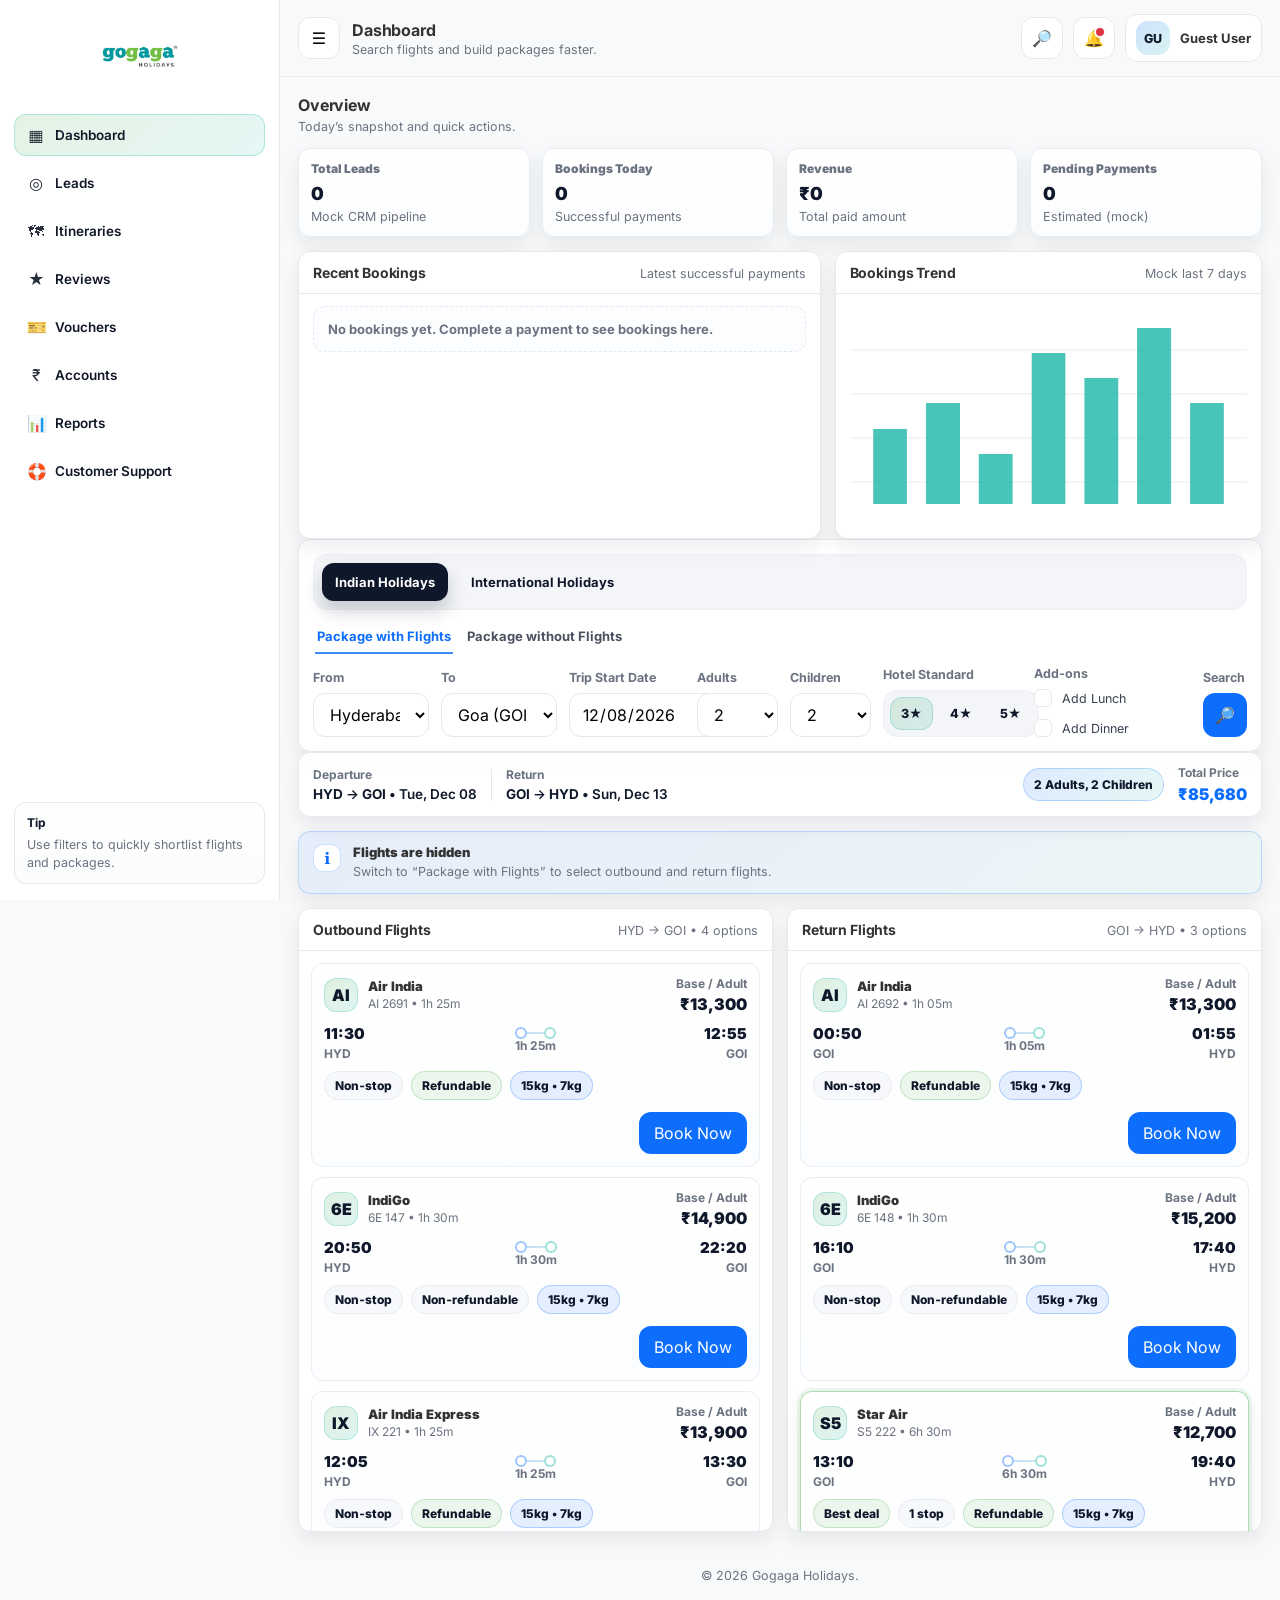
<file: index.html>
<!doctype html>
<html lang="en">
  <head>
    <meta charset="utf-8" />
    <meta name="viewport" content="width=device-width, initial-scale=1" />
    <title>Holiday Package Booking System | Dashboard</title>
    <meta name="description" content="Holiday Package Booking System dashboard UI." />
    <link rel="preconnect" href="https://fonts.googleapis.com" />
    <link rel="preconnect" href="https://fonts.gstatic.com" crossorigin />
    <link
      href="https://fonts.googleapis.com/css2?family=Inter:wght@400;500;600;700&display=swap"
      rel="stylesheet"
    />
    <link rel="stylesheet" href="./css/style.css" />
  </head>
  <body class="page page--dashboard">
    <a class="skip-link" href="#main">Skip to content</a>

    <div class="app">
      <!-- Sidebar -->
      <aside class="sidebar" id="sidebar" aria-label="Sidebar Navigation">
        <div class="sidebar__top">
          <a class="brand brand--sidebar" href="./index.html" aria-label="Home">
            <img class="brand__logo" src="./assets/logo.png" alt="Gogaga Holidays" />
          </a>
          <button class="icon-btn sidebar__close" type="button" data-sidebar-close aria-label="Close menu">
            <span aria-hidden="true">✕</span>
          </button>
        </div>

        <nav class="sidebar__nav" aria-label="Main menu">
          <a class="nav-item is-active" href="#dashboard" data-page="dashboard" aria-current="page">
            <span class="nav-item__icon" aria-hidden="true">▦</span>
            <span class="nav-item__label">Dashboard</span>
          </a>
          <a class="nav-item" href="#leads" data-page="leads">
            <span class="nav-item__icon" aria-hidden="true">◎</span>
            <span class="nav-item__label">Leads</span>
          </a>
          <a class="nav-item" href="#itineraries" data-page="itineraries">
            <span class="nav-item__icon" aria-hidden="true">🗺</span>
            <span class="nav-item__label">Itineraries</span>
          </a>
          <a class="nav-item" href="#reviews" data-page="reviews">
            <span class="nav-item__icon" aria-hidden="true">★</span>
            <span class="nav-item__label">Reviews</span>
          </a>
          <a class="nav-item" href="#vouchers" data-page="vouchers">
            <span class="nav-item__icon" aria-hidden="true">🎫</span>
            <span class="nav-item__label">Vouchers</span>
          </a>
          <a class="nav-item" href="#accounts" data-page="accounts">
            <span class="nav-item__icon" aria-hidden="true">₹</span>
            <span class="nav-item__label">Accounts</span>
          </a>
          <a class="nav-item" href="#reports" data-page="reports">
            <span class="nav-item__icon" aria-hidden="true">📊</span>
            <span class="nav-item__label">Reports</span>
          </a>
          <a class="nav-item" href="#support" data-page="support">
            <span class="nav-item__icon" aria-hidden="true">🛟</span>
            <span class="nav-item__label">Customer Support</span>
          </a>
        </nav>

        <div class="sidebar__footer">
          <div class="mini-card">
            <p class="mini-card__title">Tip</p>
            <p class="mini-card__text">Use filters to quickly shortlist flights and packages.</p>
          </div>
        </div>
      </aside>

      <!-- Mobile overlay -->
      <div class="overlay" data-sidebar-close aria-hidden="true"></div>

      <!-- Content area -->
      <div class="content">
        <!-- Topbar -->
        <header class="topbar" aria-label="Top navigation">
          <div class="topbar__left">
            <button class="icon-btn" type="button" data-sidebar-open aria-label="Open menu">
              <span aria-hidden="true">☰</span>
            </button>
            <div class="topbar__title">
              <h2 class="topbar__heading">Holiday Package Booking</h2>
              <p class="topbar__subheading">Search flights and build packages faster.</p>
            </div>
          </div>

          <div class="topbar__right">
            <button class="icon-btn" type="button" aria-label="Search">
              <span aria-hidden="true">🔎</span>
            </button>
            <button class="icon-btn" type="button" aria-label="Notifications">
              <span class="badge" aria-hidden="true"></span>
              <span aria-hidden="true">🔔</span>
            </button>
            <div class="profile" role="button" tabindex="0" aria-label="User profile">
              <div class="avatar" aria-hidden="true">GK</div>
              <div class="profile__meta">
                <p class="profile__name">Girish Kumar</p>
              </div>
            </div>
          </div>
        </header>

        <main class="main" id="main">
          <!-- Dashboard View -->
          <section class="pageview is-active" id="page-dashboard" data-pageview="dashboard">
            <section class="overview" aria-label="Overview">
              <div class="overview__header">
                <div>
                  <h3 class="overview__title">Overview</h3>
                  <p class="overview__subtitle">Today’s snapshot and quick actions.</p>
                </div>
              </div>
              <div class="overview__grid" id="overviewCards"></div>
              <div class="overview__split">
                <div class="panel">
                  <header class="panel__header">
                    <h3 class="panel__title">Recent Bookings</h3>
                    <p class="panel__meta">Latest successful payments</p>
                  </header>
                  <div class="panel__body" id="recentBookings"></div>
                </div>
                <div class="panel">
                  <header class="panel__header">
                    <h3 class="panel__title">Bookings Trend</h3>
                    <p class="panel__meta">Mock last 7 days</p>
                  </header>
                  <div class="panel__body">
                    <canvas class="chart" id="dashboardChart" width="640" height="220" aria-label="Bookings trend chart"></canvas>
                  </div>
                </div>
              </div>
            </section>

            <!-- Booking System (existing) -->
            <section class="card card--flush">
            <div class="tabs" data-tabs="holidayType">
              <button class="tabs__tab is-active" type="button" data-tab="indian">
                Indian Holidays
              </button>
              <button class="tabs__tab" type="button" data-tab="international">
                International Holidays
              </button>
            </div>

            <div class="subtabs" data-tabs="packageType">
              <button class="subtabs__tab is-active" type="button" data-tab="withFlights">
                Package with Flights
              </button>
              <button class="subtabs__tab" type="button" data-tab="withoutFlights">
                Package without Flights
              </button>
            </div>

            <!-- Filters -->
            <div class="filters">
              <div class="filters__grid">
                <div class="field">
                  <label class="field__label" for="fromCity">From</label>
                  <select class="field__input" id="fromCity" aria-label="From city"></select>
                </div>

                <div class="field">
                  <label class="field__label" for="toCity">To</label>
                  <select class="field__input" id="toCity" aria-label="To city"></select>
                </div>

                <div class="field">
                  <label class="field__label" for="startDate">Trip Start Date</label>
                  <input class="field__input" id="startDate" type="date" />
                </div>

                <div class="field">
                  <label class="field__label" for="adults">Adults</label>
                  <select class="field__input" id="adults" aria-label="Adults">
                    <option value="1">1</option>
                    <option value="2" selected>2</option>
                    <option value="3">3</option>
                    <option value="4">4</option>
                    <option value="5">5</option>
                    <option value="6">6</option>
                  </select>
                </div>

                <div class="field">
                  <label class="field__label" for="children">Children</label>
                  <select class="field__input" id="children" aria-label="Children">
                    <option value="0">0</option>
                    <option value="1">1</option>
                    <option value="2" selected>2</option>
                    <option value="3">3</option>
                    <option value="4">4</option>
                  </select>
                </div>

                <div class="field field--hotel">
                  <span class="field__label">Hotel Standard</span>
                  <div class="segmented" role="group" aria-label="Hotel standard">
                    <button class="segmented__btn is-active" type="button" data-segment="3">3★</button>
                    <button class="segmented__btn" type="button" data-segment="4">4★</button>
                    <button class="segmented__btn" type="button" data-segment="5">5★</button>
                  </div>
                </div>

                <div class="field field--addons">
                  <span class="field__label">Add-ons</span>
                  <div class="addon-row">
                    <label class="check check--small">
                      <input class="check__input" type="checkbox" id="addLunch" />
                      <span class="check__box" aria-hidden="true"></span>
                      <span class="check__label">Add Lunch</span>
                    </label>
                    <label class="check check--small">
                      <input class="check__input" type="checkbox" id="addDinner" />
                      <span class="check__box" aria-hidden="true"></span>
                      <span class="check__label">Add Dinner</span>
                    </label>
                  </div>
                </div>

                <div class="field field--action">
                  <span class="field__label" aria-hidden="true">Search</span>
                  <button class="btn btn--accent btn--search" type="button" id="searchBtn" aria-label="Search">
                    <span aria-hidden="true">🔎</span>
                  </button>
                </div>
              </div>
            </div>
          </section>

          <!-- Results -->
          <section class="results">
            <div class="summary" role="region" aria-label="Trip summary">
              <div class="summary__left">
                <div class="summary__item">
                  <p class="summary__label">Departure</p>
                  <p class="summary__value" id="summaryOutbound">—</p>
                </div>
                <div class="summary__divider" aria-hidden="true"></div>
                <div class="summary__item">
                  <p class="summary__label">Return</p>
                  <p class="summary__value" id="summaryReturn">—</p>
                </div>
              </div>
              <div class="summary__right">
                <div class="summary__pill" id="summaryPax">—</div>
                <div class="summary__price">
                  <p class="summary__label">Total Price</p>
                  <p class="summary__value summary__value--price">₹210,600</p>
                </div>
              </div>
            </div>

            <div class="notice" id="flightsNotice" hidden>
              <div class="notice__icon" aria-hidden="true">ℹ</div>
              <div class="notice__content">
                <p class="notice__title">Flights are hidden</p>
                <p class="notice__text">Switch to “Package with Flights” to select outbound and return flights.</p>
              </div>
            </div>

            <div class="results__grid">
              <section class="panel" aria-label="Outbound flights">
                <header class="panel__header">
                  <h3 class="panel__title">Outbound Flights</h3>
                  <p class="panel__meta" id="outboundMeta">—</p>
                </header>

                <div class="flight-list" id="outboundList">
                  <!-- Flight cards injected by JS -->
                </div>
              </section>

              <section class="panel" aria-label="Return flights">
                <header class="panel__header">
                  <h3 class="panel__title">Return Flights</h3>
                  <p class="panel__meta" id="returnMeta">—</p>
                </header>

                <div class="flight-list" id="returnList">
                  <!-- Flight cards injected by JS -->
                </div>
              </section>
            </div>
          </section>
          </section>

          <!-- Leads View -->
          <section class="pageview" id="page-leads" data-pageview="leads" hidden></section>

          <!-- Itineraries View -->
          <section class="pageview" id="page-itineraries" data-pageview="itineraries" hidden></section>

          <!-- Reviews View -->
          <section class="pageview" id="page-reviews" data-pageview="reviews" hidden></section>

          <!-- Vouchers View -->
          <section class="pageview" id="page-vouchers" data-pageview="vouchers" hidden></section>

          <!-- Accounts View -->
          <section class="pageview" id="page-accounts" data-pageview="accounts" hidden></section>

          <!-- Reports View -->
          <section class="pageview" id="page-reports" data-pageview="reports" hidden></section>

          <!-- Support View -->
          <section class="pageview" id="page-support" data-pageview="support" hidden></section>

        </main>

        <footer class="footer">
          <p class="footer__text" style="text-align: center;">© 2026 Gogaga Holidays.</p>
        </footer>
      </div>
    </div>

    <!-- Booking / Payment Flow Modals (Frontend simulation) -->
    <div class="modal" id="bookingModal" aria-hidden="true">
      <div class="modal__backdrop" data-modal-close></div>
      <div class="modal__dialog" role="dialog" aria-modal="true" aria-labelledby="bookingTitle">
        <div class="modal__header">
          <h3 class="modal__title" id="bookingTitle">Booking Summary</h3>
          <button class="icon-btn" type="button" data-modal-close aria-label="Close">
            <span aria-hidden="true">✕</span>
          </button>
        </div>
        <div class="modal__body" id="bookingBody"></div>
        <div class="modal__footer">
          <button class="btn" type="button" data-modal-close>Cancel</button>
          <button class="btn btn--accent" type="button" id="proceedToPaymentBtn">Proceed to Payment</button>
        </div>
      </div>
    </div>

    <div class="modal" id="paymentModal" aria-hidden="true">
      <div class="modal__backdrop" data-modal-close></div>
      <div class="modal__dialog" role="dialog" aria-modal="true" aria-labelledby="paymentTitle">
        <div class="modal__header">
          <h3 class="modal__title" id="paymentTitle">Payment</h3>
          <button class="icon-btn" type="button" data-modal-close aria-label="Close">
            <span aria-hidden="true">✕</span>
          </button>
        </div>
        <div class="modal__body">
          <div class="pay-methods" role="tablist" aria-label="Payment methods">
            <button class="pay-methods__btn is-active" type="button" data-pay-method="card">Pay with Card</button>
            <button class="pay-methods__btn" type="button" data-pay-method="upi">Pay with UPI</button>
            <button class="pay-methods__btn" type="button" data-pay-method="wallet">Pay with Wallet</button>
          </div>

          <div class="pay-panels">
            <div class="pay-panel is-active" data-pay-panel="card">
              <div class="form form--compact">
                <div class="form__field">
                  <label class="form__label" for="cardNumber">Card Number</label>
                  <input class="form__input" id="cardNumber" inputmode="numeric" placeholder="1234 5678 9012 3456" />
                </div>
                <div class="form__field">
                  <label class="form__label" for="cardName">Name on Card</label>
                  <input class="form__input" id="cardName" placeholder="Full name" />
                </div>
                <div class="form__row">
                  <div class="form__field" style="flex:1">
                    <label class="form__label" for="cardExpiry">Expiry</label>
                    <input class="form__input" id="cardExpiry" placeholder="MM/YY" />
                  </div>
                  <div class="form__field" style="flex:1">
                    <label class="form__label" for="cardCvv">CVV</label>
                    <input class="form__input" id="cardCvv" inputmode="numeric" placeholder="123" />
                  </div>
                </div>
              </div>
            </div>

            <div class="pay-panel" data-pay-panel="upi">
              <div class="pay-hint">
                <p class="pay-hint__title">UPI Payment</p>
                <p class="pay-hint__text">Simulated UPI checkout. Click Pay to confirm.</p>
              </div>
            </div>

            <div class="pay-panel" data-pay-panel="wallet">
              <div class="pay-hint">
                <p class="pay-hint__title">Wallet Payment</p>
                <p class="pay-hint__text">Simulated wallet checkout. Click Pay to confirm.</p>
              </div>
            </div>
          </div>

          <div class="pay-summary">
            <p class="pay-summary__label">Amount</p>
            <p class="pay-summary__value" id="payAmount">—</p>
          </div>
        </div>
        <div class="modal__footer">
          <button class="btn" type="button" data-modal-close>Cancel</button>
          <button class="btn btn--primary" type="button" id="payNowBtn">
            <span class="btn__text">Pay Now</span>
            <span class="spinner" aria-hidden="true"></span>
          </button>
        </div>
      </div>
    </div>

    <div class="modal" id="successModal" aria-hidden="true">
      <div class="modal__backdrop" data-modal-close></div>
      <div class="modal__dialog" role="dialog" aria-modal="true" aria-labelledby="successTitle">
        <div class="modal__header">
          <h3 class="modal__title" id="successTitle">Booking Confirmed!</h3>
          <button class="icon-btn" type="button" data-modal-close aria-label="Close">
            <span aria-hidden="true">✕</span>
          </button>
        </div>
        <div class="modal__body" id="successBody"></div>
        <div class="modal__footer">
          <button class="btn btn--accent" type="button" data-modal-close>Done</button>
        </div>
      </div>
    </div>

    <div class="toast-stack" id="toastStack" aria-live="polite" aria-relevant="additions"></div>

    <!-- Generic App Modal (CRM/forms) -->
    <div class="modal" id="appModal" aria-hidden="true">
      <div class="modal__backdrop" data-appmodal-close></div>
      <div class="modal__dialog" role="dialog" aria-modal="true" aria-labelledby="appModalTitle">
        <div class="modal__header">
          <h3 class="modal__title" id="appModalTitle">—</h3>
          <button class="icon-btn" type="button" data-appmodal-close aria-label="Close">
            <span aria-hidden="true">✕</span>
          </button>
        </div>
        <div class="modal__body" id="appModalBody"></div>
        <div class="modal__footer" id="appModalFooter"></div>
      </div>
    </div>

    <script src="./js/script.js" defer></script>
  </body>
</html>
</file>
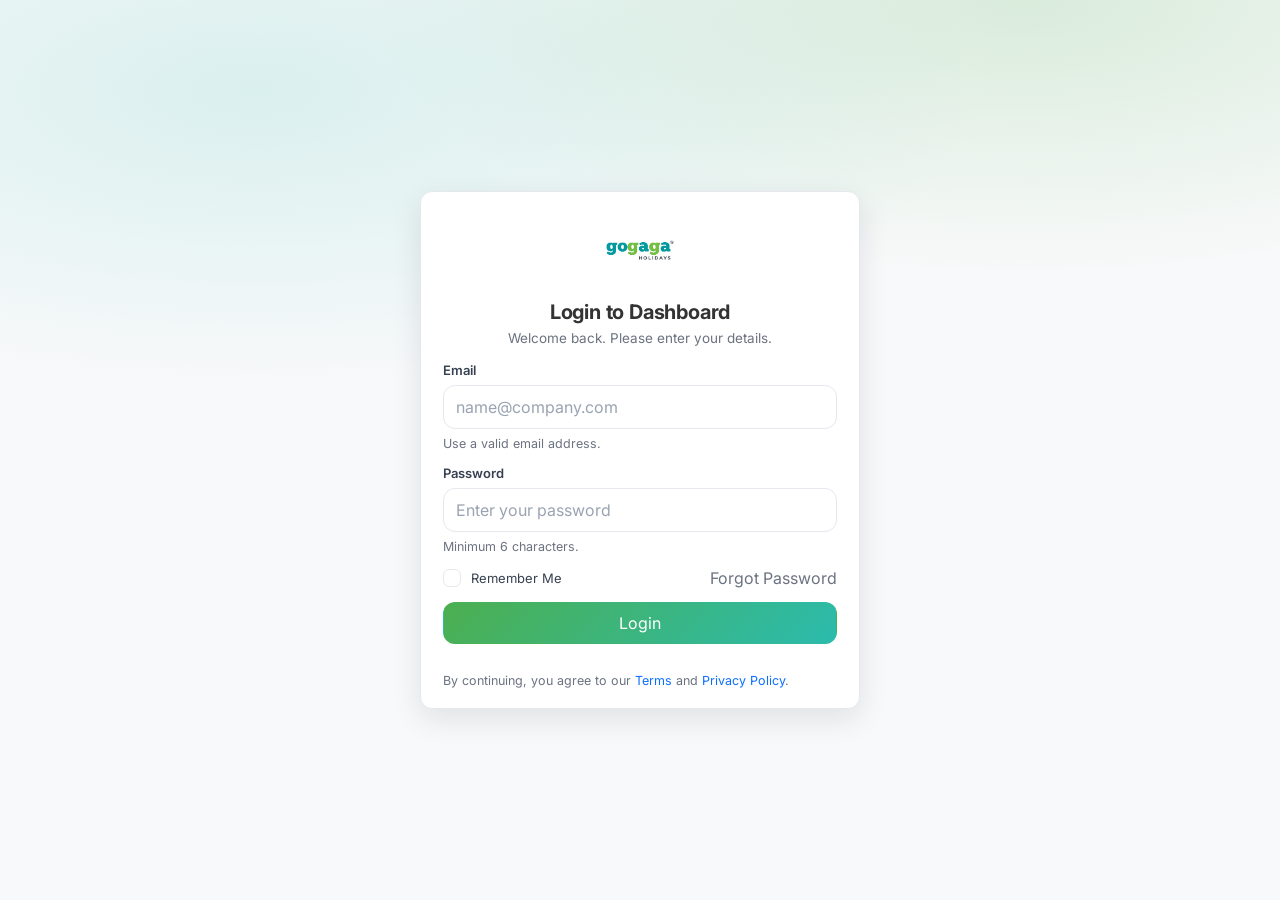
<file: login.html>
<!doctype html> 
<html lang="en"> 
<head> 
<meta charset="utf-8" /> 
<meta name="viewport" content="width=device-width, initial-scale=1" /> 
<title>Gogaga Holidays | Login</title> 
<meta name="description" content="Login to Holiday Package Booking System dashboard." /> 
<link rel="preconnect" href="https://fonts.googleapis.com" /> 
<link rel="preconnect" href="https://fonts.gstatic.com" crossorigin /> 
<link href="https://fonts.googleapis.com/css2?family=Inter:wght@400;500;600;700&display=swap" rel="stylesheet" /> 
<link rel="stylesheet" href="./css/style.css" /> 
</head> 

<body class="page page--auth"> 
<main class="auth"> 
<section class="auth__card" aria-label="Login"> 

<div class="auth__brand"> 
<img class="brand__logo" src="./assets/logo.png" alt="Gogaga Holidays" /> 
</div> 

<header class="auth__header"> 
<h1 class="auth__title">Login to Dashboard</h1> 
<p class="auth__subtitle">Welcome back. Please enter your details.</p> 
</header> 

<form class="form" id="loginForm" novalidate> 

<div class="form__field"> 
<label class="form__label" for="email">Email</label> 
<input class="form__input" id="email" name="email" type="email" placeholder="name@company.com" autocomplete="email" required /> 
<p class="form__hint" id="emailHint">Use a valid email address.</p> 
</div> 

<div class="form__field"> 
<label class="form__label" for="password">Password</label> 
<input class="form__input" id="password" name="password" type="password" placeholder="Enter your password" autocomplete="current-password" minlength="6" required /> 
<p class="form__hint">Minimum 6 characters.</p> 
</div> 

<div class="form__row"> 
<label class="check"> 
<input class="check__input" type="checkbox" id="rememberMe" /> 
<span class="check__box" aria-hidden="true"></span> 
<span class="check__label">Remember Me</span> 
</label> 

<a class="link link--muted" href="#" aria-label="Forgot password">Forgot Password</a> 
</div> 

<button class="btn btn--primary btn--block" type="submit">Login</button> 

<p class="auth__fineprint"> 
By continuing, you agree to our <a class="link" href="#">Terms</a> and 
<a class="link" href="#">Privacy Policy</a>. 
</p> 

</form> 
</section> 
</main> 

<script src="./js/script.js" defer></script> 

</body> 
</html>
</file>
<file: css/style.css>
:root{
  --primary:#4CAF50;
  --teal:#2BBBAD;
  --bg:#F8F9FA;
  --text:#333333;
  --accent:#0D6EFD;
  --danger:#DC3545;
  --card:#ffffff;
  --muted:#6B7280;
  --border:#E6E8EE;
  --shadow:0 10px 30px rgba(17,24,39,.10);
  --shadow-sm:0 8px 20px rgba(17,24,39,.08);
  --radius:12px;
  --radius-sm:10px;
  --ring:0 0 0 3px rgba(13,110,253,.18);
}

*{box-sizing:border-box}
html,body{height:100%}
body{
  margin:0;
  font-family:Inter,system-ui,-apple-system,Segoe UI,Roboto,Arial,sans-serif;
  color:var(--text);
  background:var(--bg);
}

img{max-width:100%;display:block}
button,input,select{font:inherit}

.skip-link{
  position:absolute;
  left:-999px;
  top:10px;
  background:var(--card);
  padding:10px 12px;
  border-radius:10px;
  box-shadow:var(--shadow-sm);
  border:1px solid var(--border);
  z-index:9999;
}
.skip-link:focus{left:12px;outline:none;box-shadow:var(--shadow-sm),var(--ring)}

/* Utilities */
.link{color:var(--accent);text-decoration:none}
.link:hover{text-decoration:underline}
.link--muted{color:var(--muted)}
.badge{
  position:absolute;
  right:10px;
  top:10px;
  width:8px;
  height:8px;
  border-radius:99px;
  background:var(--danger);
  box-shadow:0 0 0 2px var(--bg);
}

/* Buttons */
.btn{
  border:1px solid transparent;
  background:var(--card);
  color:var(--text);
  padding:10px 14px;
  border-radius:12px;
  cursor:pointer;
  transition:transform .15s ease,box-shadow .3s ease,background .3s ease,border-color .3s ease;
  box-shadow:none;
}
.btn[disabled]{opacity:.65;cursor:not-allowed;transform:none}
.btn__text{display:inline-block}
.spinner{
  display:none;
  width:16px;height:16px;
  border-radius:999px;
  border:2px solid rgba(255,255,255,.45);
  border-top-color:#fff;
  margin-left:10px;
  animation:spin .8s linear infinite;
}
.btn.is-loading .spinner{display:inline-block}
.btn.is-loading .btn__text{opacity:.9}
@keyframes spin{to{transform:rotate(360deg)}}
.btn:active{transform:translateY(1px)}
.btn:focus{outline:none;box-shadow:var(--ring)}
.btn--block{width:100%}
.btn--primary{background:linear-gradient(135deg,var(--primary),var(--teal));color:#fff}
.btn--primary:hover{box-shadow:0 12px 28px rgba(76,175,80,.20)}
.btn--accent{background:var(--accent);color:#fff}
.btn--accent:hover{box-shadow:0 12px 28px rgba(13,110,253,.20)}
.btn--search{
  width:44px;
  height:44px;
  padding:0;
  display:grid;
  place-items:center;
}

.icon-btn{
  position:relative;
  width:42px;
  height:42px;
  border-radius:12px;
  border:1px solid var(--border);
  background:var(--card);
  cursor:pointer;
  display:grid;
  place-items:center;
  transition:background .3s ease,box-shadow .3s ease,transform .15s ease;
}
.icon-btn:hover{background:#F2F4F7;box-shadow:var(--shadow-sm)}
.icon-btn:active{transform:translateY(1px)}
.icon-btn:focus{outline:none;box-shadow:var(--ring)}

/* Brand */
.brand__logo{
  height:56px;
  width:auto;
  max-width:100%;
  object-fit:contain;
}
.brand--sidebar{
  display:flex;
  align-items:center;
  gap:10px;
  min-width:0;
  justify-content:center;
  width:100%;
}
.brand--sidebar .brand__logo{height:80px}
.auth__brand .brand__logo{height:72px}

/* Auth */
.page--auth{
  background:
    radial-gradient(1200px 500px at 20% 10%, rgba(43,187,173,.15), transparent 60%),
    radial-gradient(1200px 500px at 80% 0%, rgba(76,175,80,.18), transparent 55%),
    var(--bg);
}
.auth{
  min-height:100vh;
  display:grid;
  place-items:center;
  padding:28px 16px;
}
.auth__card{
  width:min(440px,100%);
  background:var(--card);
  border:1px solid var(--border);
  border-radius:var(--radius);
  padding:22px 22px 18px;
  box-shadow:var(--shadow);
}
.auth__brand{
  display:flex;
  justify-content:center;
  margin-bottom:14px;
}
.auth__header{text-align:center;margin-bottom:16px}
.auth__title{margin:0;font-size:20px;letter-spacing:-.01em}
.auth__subtitle{margin:6px 0 0;color:var(--muted);font-size:13.5px}
.auth__fineprint{margin:14px 0 0;color:var(--muted);font-size:12.5px;line-height:1.45}

/* Forms */
.form{display:grid;gap:14px}
.form--compact{gap:12px}
.form__field{display:grid;gap:7px}
.form__label{font-size:13px;color:#374151;font-weight:600}
.form__input{
  width:100%;
  padding:11px 12px;
  border-radius:12px;
  border:1px solid var(--border);
  background:#fff;
  transition:border-color .3s ease,box-shadow .3s ease,transform .15s ease;
}
.form__input::placeholder{color:#9AA3B2}
.form__input:focus{
  outline:none;
  border-color:rgba(13,110,253,.55);
  box-shadow:var(--ring);
}
.form__hint{margin:0;color:var(--muted);font-size:12.5px}
.form__row{
  display:flex;
  justify-content:space-between;
  align-items:center;
  gap:10px;
}
.check{
  display:flex;
  align-items:center;
  gap:10px;
  cursor:pointer;
  user-select:none;
}
.check__input{
  position:absolute;
  opacity:0;
  pointer-events:none;
}
.check__box{
  width:18px;
  height:18px;
  border-radius:6px;
  border:1px solid var(--border);
  background:#fff;
  display:grid;
  place-items:center;
  transition:background .3s ease,border-color .3s ease,box-shadow .3s ease;
}
.check__box::after{
  content:"";
  width:8px;
  height:8px;
  border-radius:3px;
  background:#fff;
  transform:scale(0);
  transition:transform .2s ease;
}
.check__input:focus + .check__box{box-shadow:var(--ring)}
.check__input:checked + .check__box{
  background:var(--accent);
  border-color:rgba(13,110,253,.55);
}
.check__input:checked + .check__box::after{transform:scale(1)}
.check__label{font-size:13px;color:#374151}
.check--small .check__label{font-size:12.5px}

/* Dashboard layout */
.app{
  min-height:100vh;
  display:grid;
  grid-template-columns:280px 1fr;
}
.sidebar{
  position:sticky;
  top:0;
  height:100vh;
  background:var(--card);
  border-right:1px solid var(--border);
  padding:16px 14px;
  display:flex;
  flex-direction:column;
  gap:14px;
}
.sidebar__top{
  position:relative;
  display:flex;
  align-items:center;
  justify-content:center;
  gap:10px;
}
.sidebar__top .brand--sidebar{margin:0 auto}
.sidebar__close{
  position:absolute;
  right:0;
  top:0;
  display:none;
}
.sidebar__close{display:none}
.sidebar__nav{
  display:grid;
  gap:6px;
  padding-top:4px;
}
.nav-item{
  display:flex;
  align-items:center;
  gap:10px;
  padding:10px 12px;
  border-radius:12px;
  text-decoration:none;
  color:#111827;
  border:1px solid transparent;
  transition:background .3s ease,border-color .3s ease,transform .15s ease;
}
.nav-item:hover{background:#F2F4F7;border-color:#EEF0F5}
.nav-item:active{transform:translateY(1px)}
.nav-item.is-active{
  background:linear-gradient(135deg, rgba(76,175,80,.15), rgba(43,187,173,.12));
  border-color:rgba(43,187,173,.28);
}
.nav-item__icon{width:18px;display:inline-grid;place-items:center;opacity:.9}
.nav-item__label{font-weight:600;font-size:13.5px}
.sidebar__footer{margin-top:auto}
.mini-card{
  border:1px solid var(--border);
  background:linear-gradient(180deg, #fff, #FBFCFD);
  border-radius:var(--radius);
  padding:12px 12px;
}
.mini-card__title{margin:0;font-weight:700;font-size:12px;color:#0f172a}
.mini-card__text{margin:6px 0 0;color:var(--muted);font-size:12.5px;line-height:1.4}

.overlay{
  display:none;
  position:fixed;
  inset:0;
  background:rgba(17,24,39,.45);
  backdrop-filter:blur(3px);
  z-index:40;
}

.content{
  display:flex;
  flex-direction:column;
  min-width:0;
}
.topbar{
  position:sticky;
  top:0;
  z-index:30;
  background:rgba(248,249,250,.85);
  backdrop-filter:blur(12px);
  border-bottom:1px solid rgba(230,232,238,.75);
  padding:14px 18px;
  display:flex;
  align-items:center;
  justify-content:space-between;
  gap:14px;
}
.topbar__left{display:flex;align-items:center;gap:12px;min-width:0}
.topbar__title{min-width:0}
.topbar__heading{margin:0;font-size:16px;letter-spacing:-.01em}
.topbar__subheading{margin:2px 0 0;color:var(--muted);font-size:12.5px}
.topbar__right{display:flex;align-items:center;gap:10px}
.profile{
  display:flex;
  align-items:center;
  gap:10px;
  padding:6px 10px;
  border-radius:12px;
  border:1px solid var(--border);
  background:var(--card);
  cursor:pointer;
  transition:box-shadow .3s ease,background .3s ease;
}
.profile:hover{box-shadow:var(--shadow-sm)}
.profile:focus{outline:none;box-shadow:var(--ring)}
.avatar{
  width:34px;
  height:34px;
  border-radius:12px;
  background:linear-gradient(135deg, rgba(13,110,253,.20), rgba(43,187,173,.18));
  display:grid;
  place-items:center;
  font-weight:800;
  color:#0f172a;
  font-size:12.5px;
}
.profile__meta{line-height:1.1}
.profile__name{margin:0;font-weight:700;font-size:13px}
.profile__role{margin:3px 0 0;color:var(--muted);font-size:12px}

.main{
  padding:18px;
  display:grid;
  gap:16px;
}

/* Cards, Tabs, Filters */
.card{
  background:var(--card);
  border:1px solid var(--border);
  border-radius:var(--radius);
  box-shadow:var(--shadow-sm);
}
.card--flush{padding:14px}

.tabs{
  display:flex;
  gap:10px;
  padding:8px;
  background:#F3F5F8;
  border:1px solid #ECEFF5;
  border-radius:14px;
}
.tabs__tab{
  flex:0 0 auto;
  border:1px solid transparent;
  background:transparent;
  padding:10px 12px;
  border-radius:12px;
  font-weight:700;
  font-size:13px;
  color:#0f172a;
  cursor:pointer;
  transition:background .3s ease,box-shadow .3s ease,border-color .3s ease;
}
.tabs__tab:hover{background:#FFFFFF;border-color:#EEF0F5}
.tabs__tab:focus{outline:none;box-shadow:var(--ring)}
.tabs__tab.is-active{
  background:#0f172a;
  color:#fff;
  box-shadow:0 10px 18px rgba(15,23,42,.20);
}

.subtabs{
  display:flex;
  gap:12px;
  padding:10px 2px 2px;
}
.subtabs__tab{
  border:none;
  background:transparent;
  padding:8px 2px;
  font-weight:700;
  font-size:13px;
  color:#0f172a;
  opacity:.75;
  cursor:pointer;
  border-bottom:2px solid transparent;
  transition:opacity .3s ease,border-color .3s ease,color .3s ease;
}
.subtabs__tab:hover{opacity:1}
.subtabs__tab.is-active{
  opacity:1;
  color:var(--accent);
  border-bottom-color:rgba(13,110,253,.8);
}

.filters{margin-top:10px}
.filters__grid{
  display:grid;
  grid-template-columns:1fr 1fr 1fr .7fr .7fr 1.2fr 1.35fr auto;
  gap:12px;
  align-items:end;
}
.field{display:grid;gap:8px;min-width:0}
.field__label{font-size:12.5px;color:var(--muted);font-weight:700}
.field__input{
  width:100%;
  padding:10px 12px;
  border-radius:12px;
  border:1px solid var(--border);
  background:#fff;
  transition:border-color .3s ease,box-shadow .3s ease;
}
.field__input:focus{outline:none;border-color:rgba(13,110,253,.55);box-shadow:var(--ring)}

.segmented{
  display:flex;
  gap:6px;
  background:#F3F5F8;
  border:1px solid #ECEFF5;
  border-radius:14px;
  padding:6px;
}
.segmented__btn{
  border:1px solid transparent;
  background:transparent;
  padding:8px 10px;
  border-radius:12px;
  font-weight:800;
  font-size:12.5px;
  cursor:pointer;
  color:#0f172a;
  transition:background .3s ease,box-shadow .3s ease,border-color .3s ease;
}
.segmented__btn:hover{background:#fff;border-color:#EEF0F5}
.segmented__btn.is-active{
  background:linear-gradient(135deg, rgba(76,175,80,.18), rgba(43,187,173,.16));
  border-color:rgba(43,187,173,.28);
}
.addon-row{display:flex;gap:12px;flex-wrap:wrap}

/* Notice */
.notice{
  display:flex;
  gap:12px;
  align-items:flex-start;
  padding:12px 14px;
  border-radius:var(--radius);
  border:1px solid rgba(13,110,253,.20);
  background:linear-gradient(135deg, rgba(13,110,253,.08), rgba(43,187,173,.06));
  box-shadow:var(--shadow-sm);
}
.notice__icon{
  width:28px;height:28px;border-radius:10px;
  display:grid;place-items:center;
  background:#fff;
  border:1px solid rgba(13,110,253,.20);
  font-weight:900;
  color:var(--accent);
  flex:0 0 auto;
}
.notice__title{margin:0;font-weight:900;font-size:13px}
.notice__text{margin:4px 0 0;color:var(--muted);font-size:12.5px;line-height:1.35}

/* Results */
.results{display:grid;gap:14px}
.summary{
  position:sticky;
  top:78px;
  z-index:20;
  border:1px solid var(--border);
  background:rgba(255,255,255,.9);
  backdrop-filter:blur(10px);
  border-radius:var(--radius);
  padding:12px 14px;
  box-shadow:var(--shadow-sm);
  display:flex;
  align-items:center;
  justify-content:space-between;
  gap:14px;
}
.summary__left{display:flex;align-items:center;gap:14px;min-width:0}
.summary__divider{width:1px;height:32px;background:var(--border)}
.summary__item{min-width:0}
.summary__label{margin:0;color:var(--muted);font-size:12px;font-weight:700}
.summary__value{margin:4px 0 0;font-size:13.5px;font-weight:600;color:#0f172a;white-space:nowrap;overflow:hidden;text-overflow:ellipsis}
.summary__right{display:flex;align-items:center;gap:14px}
.summary__pill{
  padding:8px 10px;
  border-radius:999px;
  background:linear-gradient(135deg, rgba(13,110,253,.14), rgba(43,187,173,.12));
  border:1px solid rgba(13,110,253,.22);
  font-weight:800;
  font-size:12px;
  color:#0f172a;
}
.summary__value--price{color:var(--accent);font-size:16px;font-weight:900}

.results__grid{
  display:grid;
  grid-template-columns:1fr 1fr;
  gap:14px;
}
.panel{
  background:var(--card);
  border:1px solid var(--border);
  border-radius:var(--radius);
  box-shadow:var(--shadow-sm);
  min-width:0;
  overflow:hidden;
}
.panel__body{padding:12px 14px}

.pageview{display:none}
.pageview.is-active{display:block}

/* Overview */
.overview{display:grid;gap:14px}
.overview__header{display:flex;align-items:flex-end;justify-content:space-between;gap:10px}
.overview__title{margin:0;font-size:16px;letter-spacing:-.01em}
.overview__subtitle{margin:4px 0 0;color:var(--muted);font-size:12.5px}
.overview__grid{
  display:grid;
  grid-template-columns:repeat(4, minmax(0, 1fr));
  gap:12px;
}
.stat{
  border:1px solid #E8ECF3;
  background:linear-gradient(180deg,#fff,#FCFDFE);
  border-radius:var(--radius);
  padding:12px;
  box-shadow:var(--shadow-sm);
}
.stat__k{margin:0;color:var(--muted);font-size:12px;font-weight:900}
.stat__v{margin:7px 0 0;font-size:18px;font-weight:950;color:#0f172a}
.stat__sub{margin:5px 0 0;color:var(--muted);font-size:12.5px}
.overview__split{
  display:grid;
  grid-template-columns:1.1fr .9fr;
  gap:14px;
}
.chart{width:100%;height:220px;display:block}

/* Tables / toolbars */
.toolbar{
  display:flex;
  align-items:center;
  justify-content:space-between;
  gap:10px;
  flex-wrap:wrap;
  margin-bottom:12px;
}
.toolbar__left,.toolbar__right{display:flex;gap:10px;align-items:center;flex-wrap:wrap}
.input{
  border:1px solid var(--border);
  border-radius:12px;
  padding:10px 12px;
  background:#fff;
  min-width:220px;
}
.select{
  border:1px solid var(--border);
  border-radius:12px;
  padding:10px 12px;
  background:#fff;
}
.table-wrap{
  border:1px solid var(--border);
  border-radius:var(--radius);
  overflow:auto;
  background:#fff;
}
table{border-collapse:collapse;width:100%;min-width:760px}
th,td{padding:12px 12px;border-bottom:1px solid #EEF0F5;text-align:left;font-size:13px}
th{color:#0f172a;font-weight:950;background:#FBFCFE;position:sticky;top:0}
td{color:#111827}
.row--converted{background:rgba(76,175,80,.07)}
.tag{
  display:inline-flex;
  align-items:center;
  gap:6px;
  padding:6px 10px;
  border-radius:999px;
  font-size:12px;
  font-weight:900;
  border:1px solid #E7EBF2;
  background:#F6F8FB;
}
.tag--new{background:rgba(13,110,253,.10);border-color:rgba(13,110,253,.22)}
.tag--contacted{background:rgba(43,187,173,.10);border-color:rgba(43,187,173,.22)}
.tag--converted{background:rgba(76,175,80,.12);border-color:rgba(76,175,80,.22)}
.tag--lost{background:rgba(220,53,69,.10);border-color:rgba(220,53,69,.20)}
.actions{display:flex;gap:8px;flex-wrap:wrap}
.btn--sm{padding:8px 10px;border-radius:10px;font-weight:900;font-size:12.5px}

@media (max-width: 1100px){
  .overview__grid{grid-template-columns:repeat(2, minmax(0, 1fr))}
  .overview__split{grid-template-columns:1fr}
}
.panel__header{
  padding:12px 14px;
  border-bottom:1px solid var(--border);
  display:flex;
  align-items:baseline;
  justify-content:space-between;
  gap:10px;
}
.panel__title{margin:0;font-size:14px;letter-spacing:-.01em}
.panel__meta{margin:0;color:var(--muted);font-size:12.5px}

.flight-list{
  padding:12px;
  display:grid;
  gap:10px;
  max-height:calc(100vh - 320px);
  overflow:auto;
}
.flight-card{
  border:1px solid #E8ECF3;
  background:linear-gradient(180deg,#fff,#FCFDFE);
  border-radius:var(--radius);
  padding:12px;
  display:grid;
  gap:10px;
  transition:transform .15s ease,box-shadow .3s ease,border-color .3s ease;
  cursor:pointer;
}
.flight-card:hover{transform:translateY(-1px);box-shadow:var(--shadow-sm);border-color:rgba(13,110,253,.22)}
.flight-card.is-selected{
  border-color:rgba(13,110,253,.45);
  box-shadow:var(--shadow-sm),0 0 0 3px rgba(13,110,253,.10);
}
.flight-card.is-best{
  border-color:rgba(76,175,80,.45);
  box-shadow:var(--shadow-sm),0 0 0 3px rgba(76,175,80,.10);
}
.flight-card__top{
  display:flex;
  align-items:center;
  justify-content:space-between;
  gap:10px;
}
.airline{
  display:flex;
  align-items:center;
  gap:10px;
  min-width:0;
}
.airline__logo{
  width:34px;
  height:34px;
  border-radius:12px;
  display:grid;
  place-items:center;
  font-weight:900;
  color:#0f172a;
  background:linear-gradient(135deg, rgba(76,175,80,.18), rgba(43,187,173,.15));
  border:1px solid rgba(43,187,173,.25);
  flex:0 0 auto;
}
.airline__name{margin:0;font-weight:900;font-size:13px;white-space:nowrap;overflow:hidden;text-overflow:ellipsis}
.airline__code{margin:2px 0 0;color:var(--muted);font-size:12px}
.price{
  text-align:right;
  flex:0 0 auto;
}
.price__label{margin:0;color:var(--muted);font-size:12px;font-weight:700}
.price__value{margin:3px 0 0;font-size:16px;font-weight:900;color:#0f172a}

.flight-card__grid{
  display:grid;
  grid-template-columns:1fr auto 1fr;
  align-items:center;
  gap:10px;
}
.time--right{text-align:right}
.time{
  display:grid;
  gap:3px;
}
.time__main{font-weight:900;font-size:15px;color:#0f172a}
.time__sub{color:var(--muted);font-size:12px;font-weight:700}
.route{
  display:grid;
  justify-items:center;
  gap:4px;
}
.route__line{
  width:100%;
  height:2px;
  background:linear-gradient(90deg, rgba(13,110,253,.25), rgba(43,187,173,.25));
  border-radius:99px;
  position:relative;
}
.route__line::before,
.route__line::after{
  content:"";
  position:absolute;
  top:50%;
  width:8px;height:8px;border-radius:99px;
  background:#fff;border:2px solid rgba(13,110,253,.40);
  transform:translateY(-50%);
}
.route__line::before{left:0}
.route__line::after{right:0;border-color:rgba(43,187,173,.45)}
.route__meta{color:var(--muted);font-size:12px;font-weight:700}

.chips{display:flex;flex-wrap:wrap;gap:8px}
.chip{
  padding:6px 10px;
  border-radius:999px;
  font-size:12px;
  font-weight:800;
  border:1px solid #E7EBF2;
  background:#F6F8FB;
  color:#0f172a;
}
.chip--good{border-color:rgba(76,175,80,.25);background:rgba(76,175,80,.10)}
.chip--warn{border-color:rgba(13,110,253,.25);background:rgba(13,110,253,.10)}

.flight-card__loading{
  border:1px dashed #E3E7EF;
  background:linear-gradient(90deg, #F6F8FB 0%, #FFFFFF 45%, #F6F8FB 90%);
  background-size:200% 100%;
  animation:shimmer 1.2s ease-in-out infinite;
  cursor:default;
}
@keyframes shimmer{
  0%{background-position:180% 0}
  100%{background-position:-30% 0}
}
.flight-empty{
  border:1px dashed #E3E7EF;
  background:#FCFDFE;
  border-radius:var(--radius);
  padding:14px;
  color:var(--muted);
  font-weight:700;
  font-size:13px;
}

/* Modals */
.modal{
  position:fixed;
  inset:0;
  display:none;
  z-index:80;
}
.modal.is-open{display:block}
.modal__backdrop{
  position:absolute;
  inset:0;
  background:rgba(17,24,39,.55);
  backdrop-filter:blur(4px);
}
.modal__dialog{
  position:relative;
  width:min(720px,92vw);
  margin:clamp(18px, 6vh, 48px) auto;
  background:var(--card);
  border:1px solid var(--border);
  border-radius:var(--radius);
  box-shadow:var(--shadow);
  overflow:hidden;
}
.modal__header{
  padding:12px 14px;
  border-bottom:1px solid var(--border);
  display:flex;
  align-items:center;
  justify-content:space-between;
  gap:10px;
}
.modal__title{margin:0;font-size:15px;letter-spacing:-.01em}
.modal__body{padding:14px}
.modal__footer{
  padding:12px 14px;
  border-top:1px solid var(--border);
  display:flex;
  gap:10px;
  justify-content:flex-end;
  flex-wrap:wrap;
}

.summary-grid{
  display:grid;
  grid-template-columns:1fr 1fr;
  gap:12px;
}
.kv{
  border:1px solid #E8ECF3;
  border-radius:var(--radius);
  padding:12px;
  background:linear-gradient(180deg,#fff,#FCFDFE);
}
.kv__k{margin:0;color:var(--muted);font-size:12px;font-weight:800}
.kv__v{margin:6px 0 0;font-weight:900;color:#0f172a;font-size:13.5px;line-height:1.3}
.kv__v--price{color:var(--accent);font-size:16px}
.pill-row{display:flex;gap:8px;flex-wrap:wrap;margin-top:10px}

.pay-methods{
  display:flex;
  gap:8px;
  flex-wrap:wrap;
  margin-bottom:12px;
}
.pay-methods__btn{
  border:1px solid #E7EBF2;
  background:#F6F8FB;
  padding:10px 12px;
  border-radius:12px;
  font-weight:900;
  cursor:pointer;
  transition:background .3s ease,border-color .3s ease,box-shadow .3s ease;
}
.pay-methods__btn:hover{background:#fff}
.pay-methods__btn.is-active{
  border-color:rgba(13,110,253,.35);
  background:rgba(13,110,253,.10);
}
.pay-panels{display:grid;gap:10px}
.pay-panel{display:none}
.pay-panel.is-active{display:block}
.pay-hint{
  border:1px dashed #E3E7EF;
  background:#FCFDFE;
  border-radius:var(--radius);
  padding:12px;
}
.pay-hint__title{margin:0;font-weight:900;font-size:13px}
.pay-hint__text{margin:6px 0 0;color:var(--muted);font-size:12.5px}
.pay-summary{
  margin-top:12px;
  display:flex;
  align-items:baseline;
  justify-content:space-between;
  gap:10px;
  padding:10px 12px;
  border-radius:14px;
  border:1px solid rgba(13,110,253,.20);
  background:linear-gradient(135deg, rgba(13,110,253,.08), rgba(43,187,173,.06));
}
.pay-summary__label{margin:0;color:var(--muted);font-size:12px;font-weight:900}
.pay-summary__value{margin:0;font-weight:950;color:#0f172a;font-size:16px}

/* Toast */
.toast-stack{
  position:fixed;
  top:14px;
  right:14px;
  display:grid;
  gap:10px;
  z-index:90;
  width:min(360px, calc(100vw - 28px));
}
.toast{
  border:1px solid var(--border);
  background:rgba(255,255,255,.92);
  backdrop-filter:blur(10px);
  border-radius:var(--radius);
  box-shadow:var(--shadow-sm);
  padding:12px 12px;
}
.toast__title{margin:0;font-weight:950;font-size:13px}
.toast__text{margin:5px 0 0;color:var(--muted);font-size:12.5px;line-height:1.35}

@media (max-width: 520px){
  .summary-grid{grid-template-columns:1fr}
}

.footer{padding:18px}
.footer__text{margin:0;color:var(--muted);font-size:12.5px}

/* Responsive */
@media (max-width: 1100px){
  .filters__grid{grid-template-columns:1fr 1fr 1fr 1fr;align-items:stretch}
  .results__grid{grid-template-columns:1fr}
  .flight-list{max-height:unset}
}

@media (max-width: 860px){
  .app{grid-template-columns:1fr}
  .sidebar{
    position:fixed;
    left:0;
    top:0;
    bottom:0;
    width:min(300px,86vw);
    transform:translateX(-110%);
    transition:transform .3s ease;
    z-index:50;
    box-shadow:var(--shadow);
  }
  body.is-sidebar-open .sidebar{transform:translateX(0)}
  body.is-sidebar-open .overlay{display:block}
  .sidebar__close{display:grid}
  .topbar{padding:12px 14px}
  .summary{top:70px;flex-direction:column;align-items:flex-start}
  .summary__right{width:100%;justify-content:space-between}
  .filters__grid{grid-template-columns:1fr 1fr;align-items:stretch}
  .field--action{grid-column:2 / 3;justify-self:end}
}

@media (max-width: 520px){
  .main{padding:14px}
  .topbar__subheading{display:none}
  .profile__meta{display:none}
  .filters__grid{grid-template-columns:1fr}
  .field--action{grid-column:auto;justify-self:stretch}
  .btn--search{width:100%;height:44px}
  .summary__left{flex-direction:column;align-items:flex-start}
  .summary__divider{display:none}
  .flight-card__grid{grid-template-columns:1fr}
  .route{justify-items:start}
}
</file>
